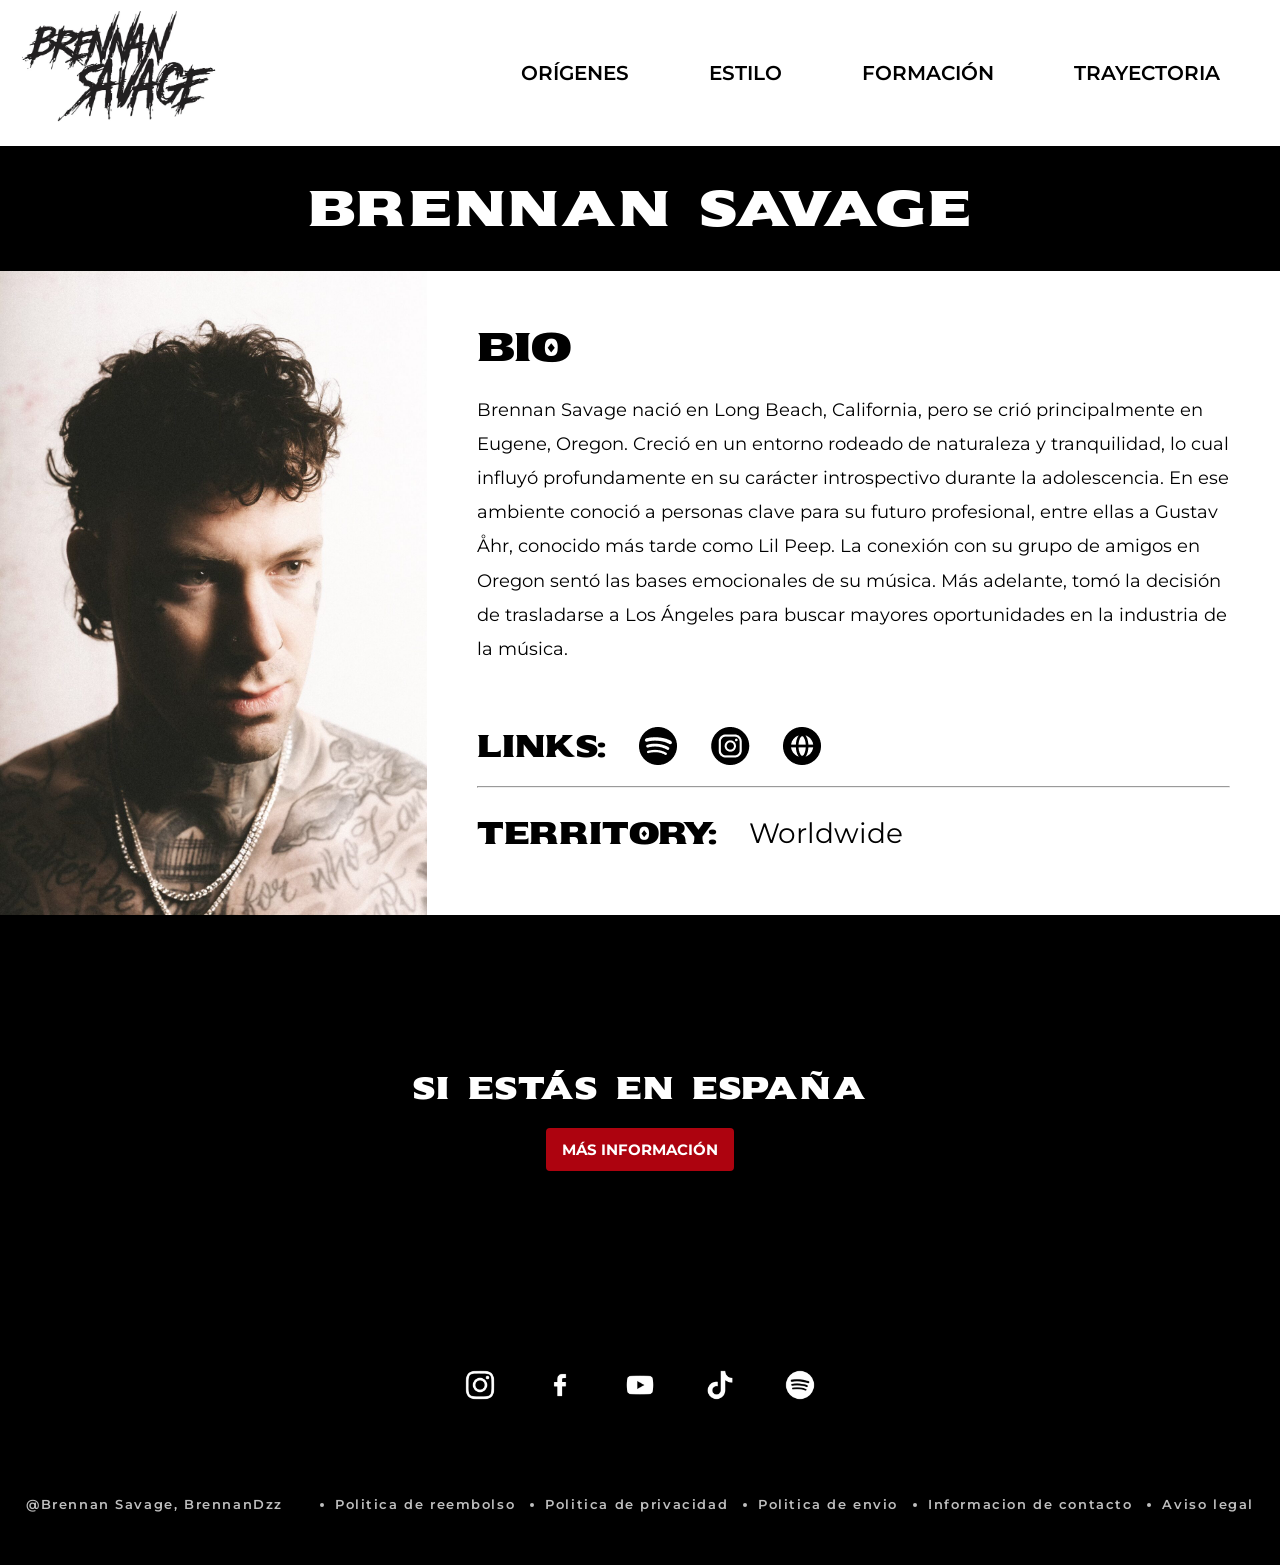
<file: index.html>
<!doctype html>
<html lang="es">

<head>
  <meta charset="UTF-8" />
  <meta name="viewport" content="width=device-width, initial-scale=1.0" />
  <link rel="stylesheet" href="Css/style.css" />
  <link rel="preconnect" href="https://fonts.googleapis.com" />
  <link rel="preconnect" href="https://fonts.gstatic.com" crossorigin />
  <link href="https://fonts.googleapis.com/css2?family=Sekuya&display=swap" rel="stylesheet" />
  <link
    href="https://fonts.googleapis.com/css2?family=Montserrat:ital,wght@0,100..900;1,100..900&family=Sekuya&display=swap"
    rel="stylesheet" />
  <script src="https://cdnjs.cloudflare.com/ajax/libs/gsap/3.12.5/gsap.min.js"></script>
  <title>Brennan Sabvage</title>
</head>

<body>
  <div class="contenedor">
    <header>
      <a href="index.html"><img class="logo" src="Img/Logo-Brennan-Savage.webp"
          alt="logo del artista Brennan Savage" /></a>
      <nav class="desktop ">
        <ul class="menu-nav-desktop">
          <li>
            <a href="index.html" rel="noopener noreferrer">Orígenes</a>
          </li>
          <li>
            <a href="estilo.html" rel="noopener noreferrer">Estilo</a>
          </li>
          <li>
            <a href="formacion.html" rel="noopener noreferrer">Formación</a>
          </li>
          <li>
            <a href="trayectoria.html" rel="noopener noreferrer">Trayectoria</a>
          </li>
        </ul>

      </nav>
      <!-- Nav Mobile -->
      <nav class="mobile">
        <button class="button-toggle">☰</button>
        <ul class="menu-nav-mobile">
          <li>
            <a href="index.html" rel="noopener noreferrer">Orígenes</a>
          </li>
          <li>
            <a href="estilo.html" rel="noopener noreferrer">Estilo</a>
          </li>
          <li>
            <a href="formacion.html" rel="noopener noreferrer">Formación</a>
          </li>
          <li>
            <a href="trayectoria.html" rel="noopener noreferrer">Trayectoria</a>
          </li>
        </ul>

      </nav>
      <!-- Nav Mobile -->
    </header>
    <div class="titulo">
      <h1>Brennan Savage</h1>
    </div>
    <main class="main">
      <h2>BIO</h2>
      <p>
        Brennan Savage nació en Long Beach, California, pero se crió
        principalmente en Eugene, Oregon. Creció en un entorno rodeado de
        naturaleza y tranquilidad, lo cual influyó profundamente en su
        carácter introspectivo durante la adolescencia. En ese ambiente
        conoció a personas clave para su futuro profesional, entre ellas a
        Gustav Åhr, conocido más tarde como Lil Peep. La conexión con su grupo
        de amigos en Oregon sentó las bases emocionales de su música. Más
        adelante, tomó la decisión de trasladarse a Los Ángeles para buscar
        mayores oportunidades en la industria de la música.
      </p>

      <section class="redes-sociales">
        <h3>Links:</h3>
        <ul>
          <li>
            <a href="https://open.spotify.com/intl-es/artist/6SSmy635N3a4oWmPk85xpK" target="_blank"><img
                src="Img/spotify.png" alt="Simbolo de spotify" /></a>
          </li>
          <li>
            <a href="https://www.instagram.com/brennansavage/?hl=es" target="_blank" rel="noopener noreferrer"><img
                src="Img/instagram.png" alt="Simbolo de Instagram" /></a>
          </li>
          <li>
            <a href="https://www.youtube.com/brennansavage" target="_blank" rel="noopener noreferrer"><img
                src="Img/global.png" alt="Simbolo del mundo" /></a>
          </li>
        </ul>
      </section>
      <hr />
      <section class="redes-sociales-2">
        <h3>Territory:</h3>
        <p>Worldwide</p>
      </section>
    </main>

    <aside class="imagen-aside">
      <img class="fotografia-brennan" src="Img/Savage-1.jpg" alt="Fotografía estilo de Brennan Savage" />
    </aside>

    <footer class="vlog">
      <div class="cta-footer">
        <h5>Si estás en España</h5>
        <a href="https://brennansavage.com" target="_blank">Más Información</a>
      </div>
      <div class="social-icon">
        <a href="https://www.instagram.com/brennansavage/" target="_blank">
          <img src="Img/ig-icon.png" alt="Icono de instagram">
          <img src="Img/ig-icon-red.png" alt="Icono de instagram" class="icon-red">
        </a>
        <a href="https://www.facebook.com/brennansavagemusic/" target="_blank">
          <img src="Img/fb-icon.png" alt="Icono de facebook">
          <img src="Img/fb-icon-red.png" alt="Icono de facebook" class="icon-red">
        </a>
        <a href="https://www.youtube.com/brennansavage" target="_blank">
          <img src="Img/yt-icon.png" alt="Icono de facebook">
          <img src="Img/yt-icon-red.png" alt="Icono de Youtube" class="icon-red">
        </a>
        <a href="https://www.tiktok.com/@brennansavage" target="_blank">
          <img src="Img/tiktok-icon.png" alt="Icono de facebook">
          <img src="Img/tiktok-icon-red.png" alt="Icono de Tiktok" class="icon-red">
        </a>
        <a href="https://open.spotify.com/intl-es/artist/6SSmy635N3a4oWmPk85xpK" target="_blank">
          <img src="Img/spotify-icon.png" alt="Icono de facebook">
          <img src="Img/spotify-icon-red.png" alt="Icono de Spotify" class="icon-red">
        </a>

      </div>
      <div class="textos-legales">
        <small>@Brennan Savage, <a href="https://github.com/BrennanDzz" target="_blank">BrennanDzz</a></small>
        <ul>
          <li>Politica de reembolso</li>
          <li>Politica de privacidad</li>
          <li>Politica de envio</li>
          <li>Informacion de contacto</li>
          <li>Aviso legal</li>
        </ul>
      </div>
    </footer>
  </div>
  <script src="Js/main.js"></script>
</body>

</html>
</file>
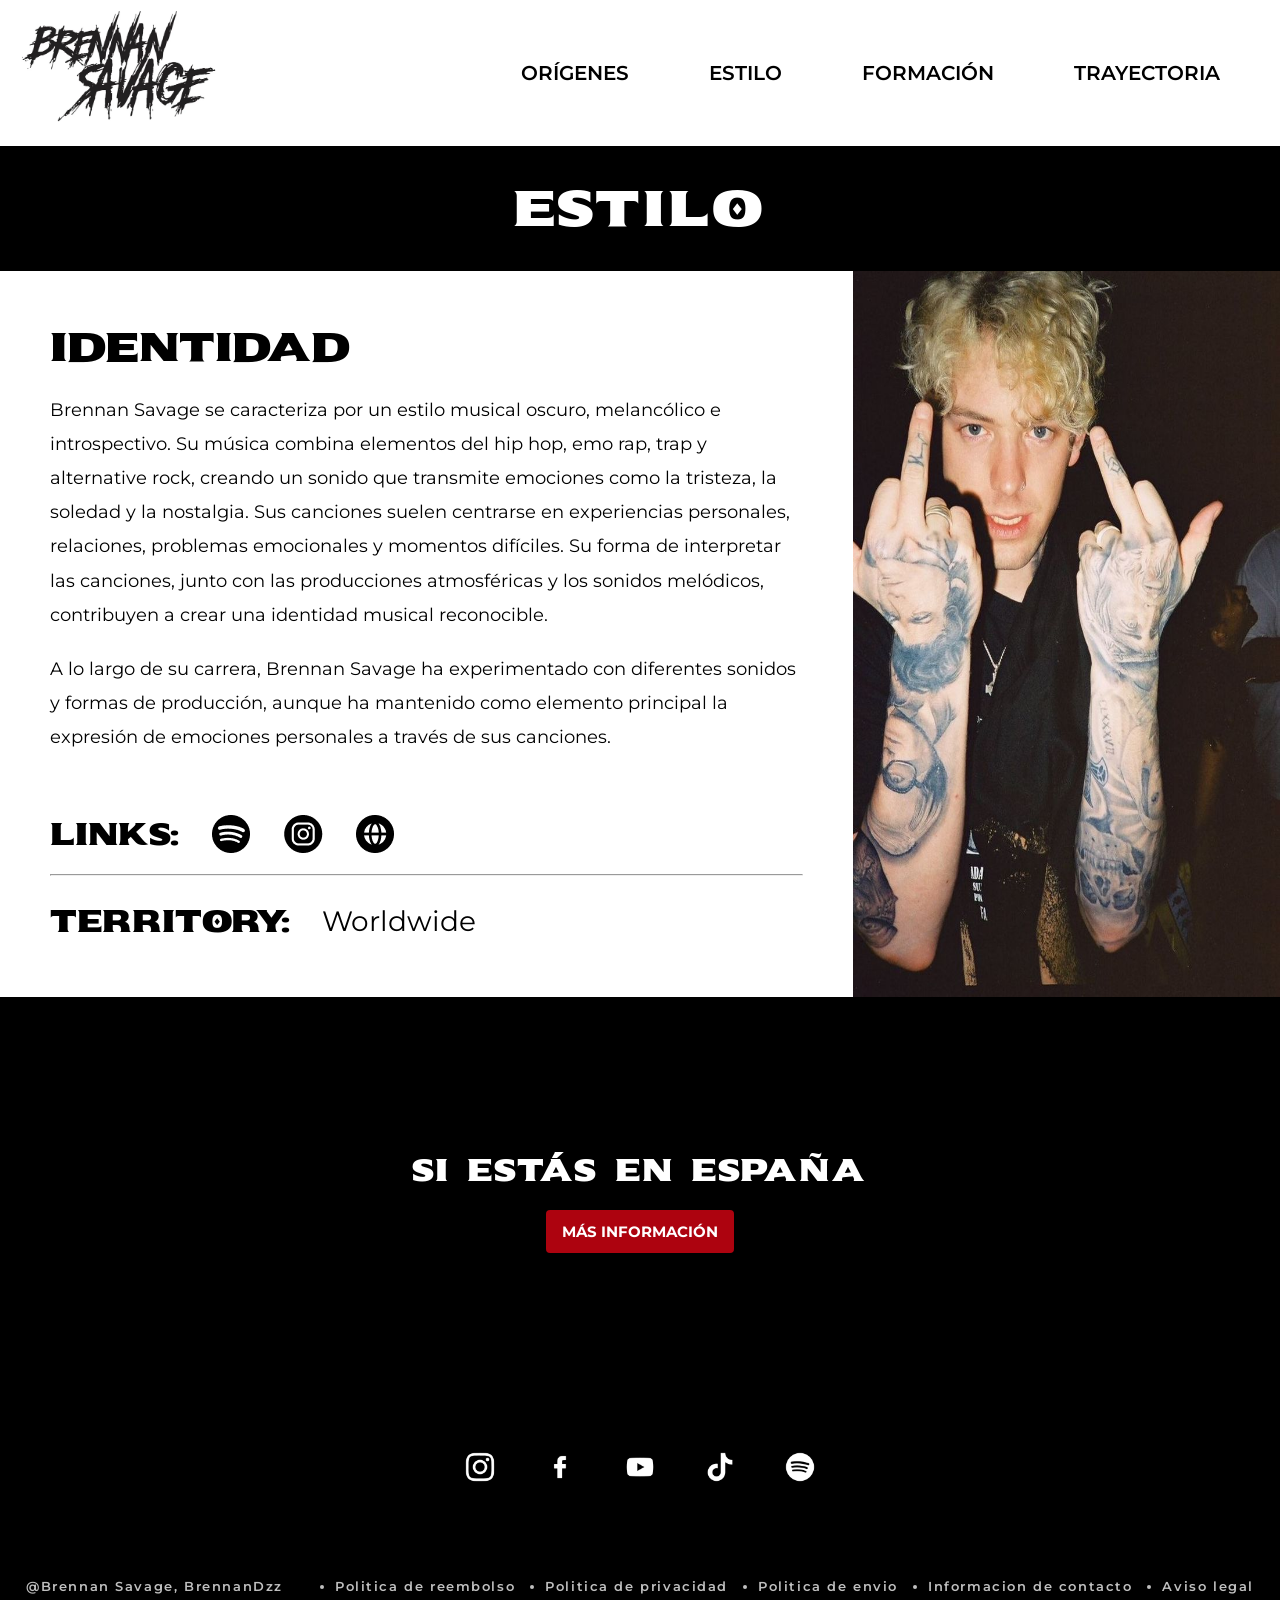
<file: estilo.html>
<!doctype html>
<html lang="es">

<head>
  <meta charset="UTF-8" />
  <meta name="viewport" content="width=device-width, initial-scale=1.0" />
  <link rel="stylesheet" href="Css/style.css" />
  <link rel="preconnect" href="https://fonts.googleapis.com" />
  <link rel="preconnect" href="https://fonts.gstatic.com" crossorigin />
  <link href="https://fonts.googleapis.com/css2?family=Sekuya&display=swap" rel="stylesheet" />
  <link
    href="https://fonts.googleapis.com/css2?family=Montserrat:ital,wght@0,100..900;1,100..900&family=Sekuya&display=swap"
    rel="stylesheet" />
  <script src="https://cdnjs.cloudflare.com/ajax/libs/gsap/3.12.5/gsap.min.js"></script>
  <title>Brennan Sabvage</title>
</head>

<body>
  <div class="contenedor contenedor-estilo">
    <header>
      <a href="index.html"><img class="logo" src="Img/Logo-Brennan-Savage.webp"
          alt="logo del artista Brennan Savage" /></a>
      <nav class="desktop ">
        <ul class="menu-nav-desktop">
          <li>
            <a href="index.html" rel="noopener noreferrer">Orígenes</a>
          </li>
          <li>
            <a href="estilo.html" rel="noopener noreferrer">Estilo</a>
          </li>
          <li>
            <a href="formacion.html" rel="noopener noreferrer">Formación</a>
          </li>
          <li>
            <a href="trayectoria.html" rel="noopener noreferrer">Trayectoria</a>
          </li>
        </ul>

      </nav>
      <!-- Nav Mobile -->
      <nav class="mobile">
        <button class="button-toggle">☰</button>
        <ul class="menu-nav-mobile">
          <li>
            <a href="index.html" rel="noopener noreferrer">Orígenes</a>
          </li>
          <li>
            <a href="estilo.html" rel="noopener noreferrer">Estilo</a>
          </li>
          <li>
            <a href="formacion.html" rel="noopener noreferrer">Formación</a>
          </li>
          <li>
            <a href="trayectoria.html" rel="noopener noreferrer">Trayectoria</a>
          </li>
        </ul>

      </nav>
      <!-- Nav Mobile -->
    </header>
    <div class="titulo">
      <h1>Estilo</h1>
    </div>
    <main class="main">
      <h2>Identidad</h2>
      <p>
        Brennan Savage se caracteriza por un estilo musical oscuro,
        melancólico e introspectivo. Su música combina elementos del hip hop,
        emo rap, trap y alternative rock, creando un sonido que transmite
        emociones como la tristeza, la soledad y la nostalgia. Sus canciones
        suelen centrarse en experiencias personales, relaciones, problemas
        emocionales y momentos difíciles. Su forma de interpretar las
        canciones, junto con las producciones atmosféricas y los sonidos
        melódicos, contribuyen a crear una identidad musical reconocible.
      </p>
      <p>
        A lo largo de su carrera, Brennan Savage ha experimentado con
        diferentes sonidos y formas de producción, aunque ha mantenido como
        elemento principal la expresión de emociones personales a través de
        sus canciones.
      </p>

      <section class="redes-sociales">
        <h3>Links:</h3>
        <ul>
          <li>
            <a href="https://open.spotify.com/intl-es/artist/6SSmy635N3a4oWmPk85xpK" target="_blank"><img
                src="Img/spotify.png" alt="Simbolo de spotify" /></a>
          </li>
          <li>
            <a href="https://www.instagram.com/brennansavage/?hl=es" target="_blank" rel="noopener noreferrer"><img
                src="Img/instagram.png" alt="Simbolo de Instagram" /></a>
          </li>
          <li>
            <a href="https://www.youtube.com/brennansavage" target="_blank" rel="noopener noreferrer"><img
                src="Img/global.png" alt="Simbolo del mundo" /></a>
          </li>
        </ul>
      </section>
      <hr />
      <section class="redes-sociales-2">
        <h3>Territory:</h3>
        <p>Worldwide</p>
      </section>
    </main>

    <aside class="imagen-aside">
      <img class="fotografia-brennan" src="Img/Brennan-Estilo.jpg" alt="Fotografía estilo de Brennan Savage" />
    </aside>

    <footer class="vlog">
      <div class="cta-footer">
        <h5>Si estás en España</h5>
        <a href="https://brennansavage.com" target="_blank">Más Información</a>
      </div>
      <div class="social-icon">
        <a href="https://www.instagram.com/brennansavage/" target="_blank">
          <img src="Img/ig-icon.png" alt="Icono de instagram">
          <img src="Img/ig-icon-red.png" alt="Icono de instagram" class="icon-red">
        </a>
        <a href="https://www.facebook.com/brennansavagemusic/" target="_blank">
          <img src="Img/fb-icon.png" alt="Icono de facebook">
          <img src="Img/fb-icon-red.png" alt="Icono de facebook" class="icon-red">
        </a>
        <a href="https://www.youtube.com/brennansavage" target="_blank">
          <img src="Img/yt-icon.png" alt="Icono de facebook">
          <img src="Img/yt-icon-red.png" alt="Icono de Youtube" class="icon-red">
        </a>
        <a href="https://www.tiktok.com/@brennansavage" target="_blank">
          <img src="Img/tiktok-icon.png" alt="Icono de facebook">
          <img src="Img/tiktok-icon-red.png" alt="Icono de Tiktok" class="icon-red">
        </a>
        <a href="https://open.spotify.com/intl-es/artist/6SSmy635N3a4oWmPk85xpK" target="_blank">
          <img src="Img/spotify-icon.png" alt="Icono de facebook">
          <img src="Img/spotify-icon-red.png" alt="Icono de Spotify" class="icon-red">
        </a>

      </div>
      <div class="textos-legales">
        <small>@Brennan Savage, <a href="https://github.com/BrennanDzz" target="_blank">BrennanDzz</a></small>
        <ul>
          <li>Politica de reembolso</li>
          <li>Politica de privacidad</li>
          <li>Politica de envio</li>
          <li>Informacion de contacto</li>
          <li>Aviso legal</li>
        </ul>
      </div>
    </footer>
  </div>
  <script src="Js/main.js"></script>
</body>

</html>
</file>
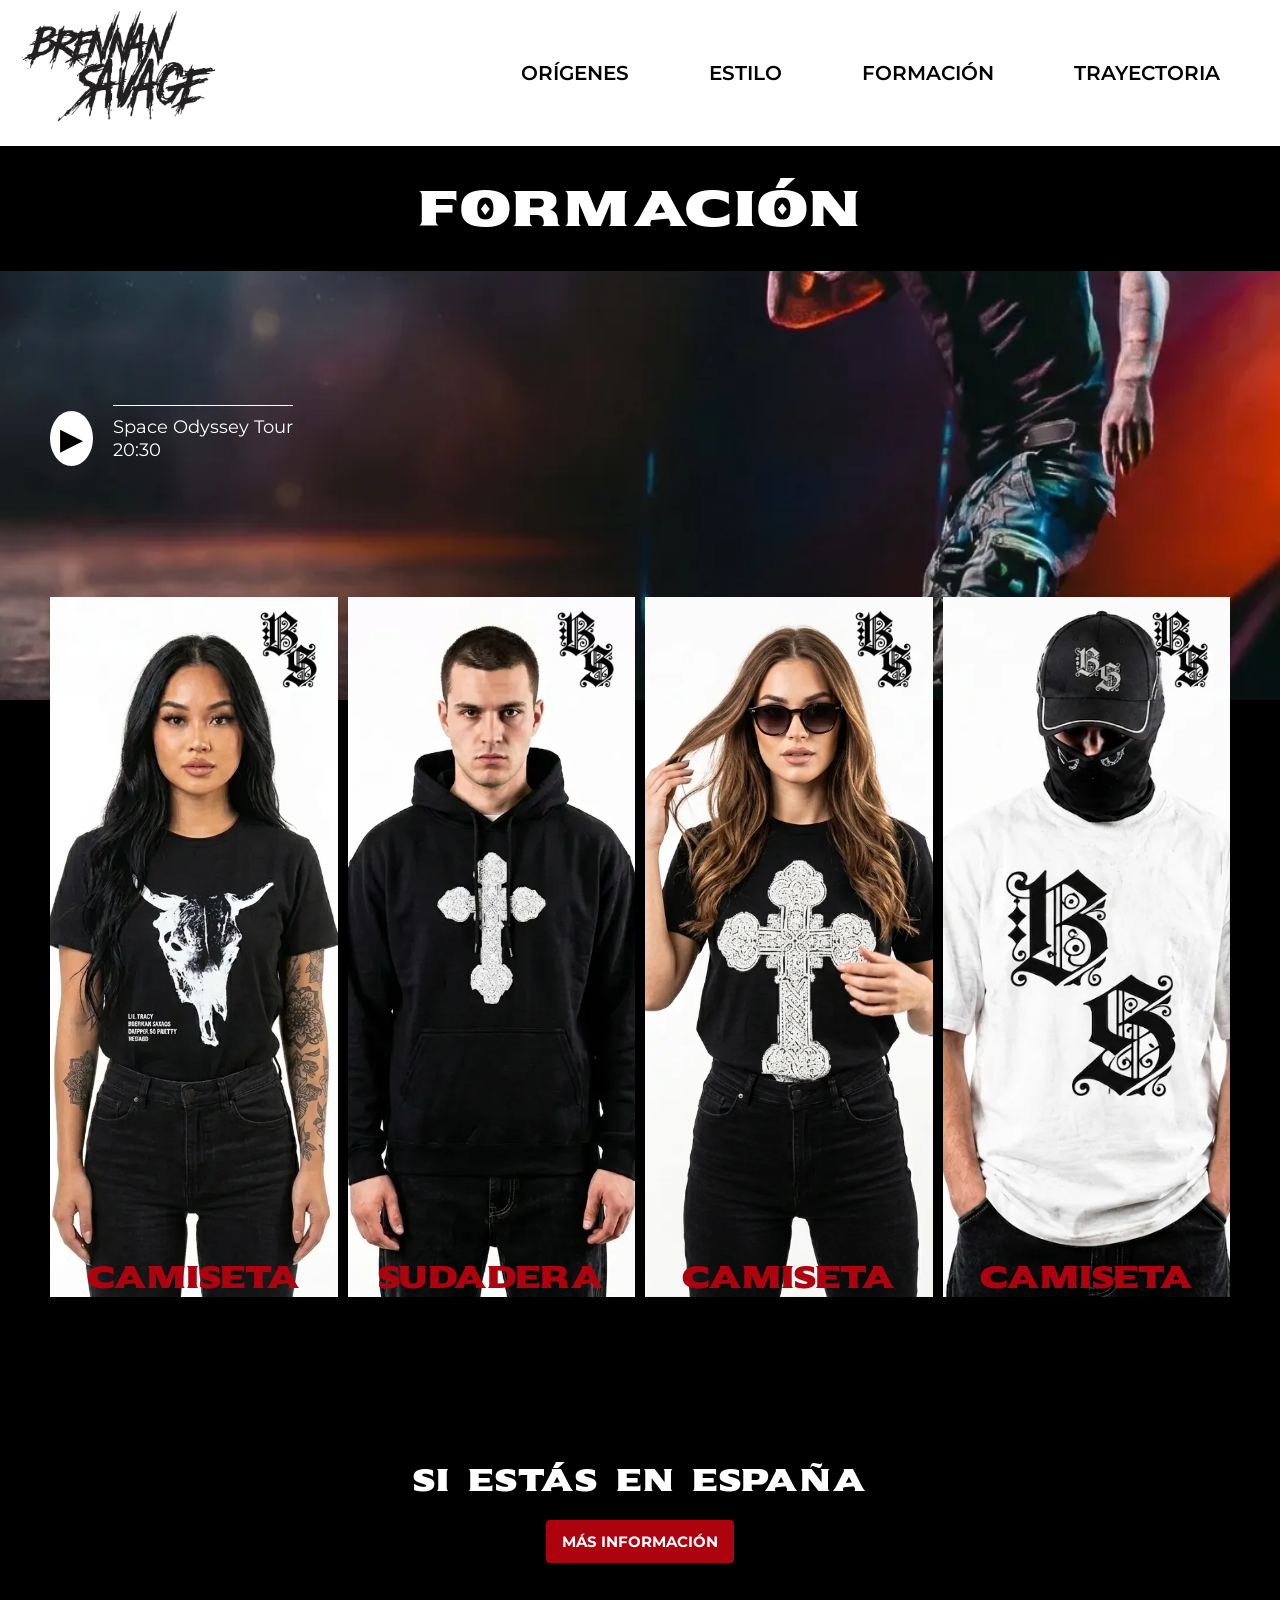
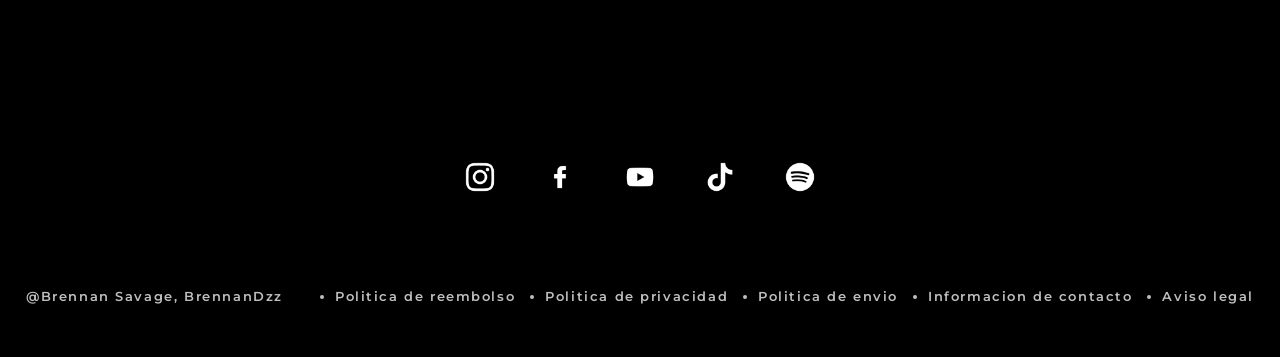
<file: formacion.html>
<!doctype html>
<html lang="es">

<head>
  <meta charset="UTF-8" />
  <meta name="viewport" content="width=device-width, initial-scale=1.0" />
  <link rel="stylesheet" href="Css/style.css" />
  <link rel="preconnect" href="https://fonts.googleapis.com" />
  <link rel="preconnect" href="https://fonts.gstatic.com" crossorigin />
  <link href="https://fonts.googleapis.com/css2?family=Sekuya&display=swap" rel="stylesheet" />
  <link
    href="https://fonts.googleapis.com/css2?family=Montserrat:ital,wght@0,100..900;1,100..900&family=Sekuya&display=swap"
    rel="stylesheet" />
  <script src="https://cdnjs.cloudflare.com/ajax/libs/gsap/3.12.5/gsap.min.js"></script>
  <title>Brennan Sabvage</title>
</head>

<body>
  <div class="contenedor contenedor-formacion">
    <header>
      <a href="index.html"><img class="logo" src="Img/Logo-Brennan-Savage.webp"
          alt="logo del artista Brennan Savage" /></a>
      <nav class="desktop ">
        <ul class="menu-nav-desktop">
          <li>
            <a href="index.html" rel="noopener noreferrer">Orígenes</a>
          </li>
          <li>
            <a href="estilo.html" rel="noopener noreferrer">Estilo</a>
          </li>
          <li>
            <a href="formacion.html" rel="noopener noreferrer">Formación</a>
          </li>
          <li>
            <a href="trayectoria.html" rel="noopener noreferrer">Trayectoria</a>
          </li>
        </ul>

      </nav>
      <!-- Nav Mobile -->
      <nav class="mobile">
        <button class="button-toggle">☰</button>
        <ul class="menu-nav-mobile">
          <li>
            <a href="index.html" rel="noopener noreferrer">Orígenes</a>
          </li>
          <li>
            <a href="estilo.html" rel="noopener noreferrer">Estilo</a>
          </li>
          <li>
            <a href="formacion.html" rel="noopener noreferrer">Formación</a>
          </li>
          <li>
            <a href="trayectoria.html" rel="noopener noreferrer">Trayectoria</a>
          </li>
        </ul>

      </nav>
      <!-- Nav Mobile -->
    </header>
    <div class="titulo">
      <h1>Formación</h1>
    </div>
    <main class="main main-formacion">
      <a href="https://www.youtube.com/watch?v=9bAYnARprVY&list=RD9bAYnARprVY&start_radio=1" target="_blank"></a>
      <div class="button-track">
        <button class="button-play">▶</button>
        <span>Space Odyssey Tour <br> 20:30</span>
      </div>

      <div class="section-cards">
        <div class="card">
          <h3>Camiseta</h3>
          <img src="Img/monograma-brennan-500.webp" alt="icono brennan savage">
        </div>
        <div class="card">
          <h3>Sudadera</h3>
          <img src="Img/monograma-brennan-500.webp" alt="icono brennan savage">
        </div>
        <div class="card">
          <h3>Camiseta</h3>
          <img src="Img/monograma-brennan-500.webp" alt="icono brennan savage">
        </div>
        <div class="card">
          <h3>Camiseta</h3>
          <img src="Img/monograma-brennan-500.webp" alt="icono brennan savage">
        </div>
      </div>

    </main>

    <footer class="vlog">
      <div class="cta-footer">
        <h5>Si estás en España</h5>
        <a href="https://brennansavage.com" target="_blank">Más Información</a>
      </div>
      <div class="social-icon">
        <a href="https://www.instagram.com/brennansavage/" target="_blank">
          <img src="Img/ig-icon.png" alt="Icono de instagram">
          <img src="Img/ig-icon-red.png" alt="Icono de instagram" class="icon-red">
        </a>
        <a href="https://www.facebook.com/brennansavagemusic/" target="_blank">
          <img src="Img/fb-icon.png" alt="Icono de facebook">
          <img src="Img/fb-icon-red.png" alt="Icono de facebook" class="icon-red">
        </a>
        <a href="https://www.youtube.com/brennansavage" target="_blank">
          <img src="Img/yt-icon.png" alt="Icono de facebook">
          <img src="Img/yt-icon-red.png" alt="Icono de Youtube" class="icon-red">
        </a>
        <a href="https://www.tiktok.com/@brennansavage" target="_blank">
          <img src="Img/tiktok-icon.png" alt="Icono de facebook">
          <img src="Img/tiktok-icon-red.png" alt="Icono de Tiktok" class="icon-red">
        </a>
        <a href="https://open.spotify.com/intl-es/artist/6SSmy635N3a4oWmPk85xpK" target="_blank">
          <img src="Img/spotify-icon.png" alt="Icono de facebook">
          <img src="Img/spotify-icon-red.png" alt="Icono de Spotify" class="icon-red">
        </a>

      </div>
      <div class="textos-legales">
        <small>@Brennan Savage, <a href="https://github.com/BrennanDzz" target="_blank">BrennanDzz</a></small>
        <ul>
          <li>Politica de reembolso</li>
          <li>Politica de privacidad</li>
          <li>Politica de envio</li>
          <li>Informacion de contacto</li>
          <li>Aviso legal</li>
        </ul>
      </div>
    </footer>
  </div>
  <script src="Js/main.js"></script>
</body>

</html>
</file>
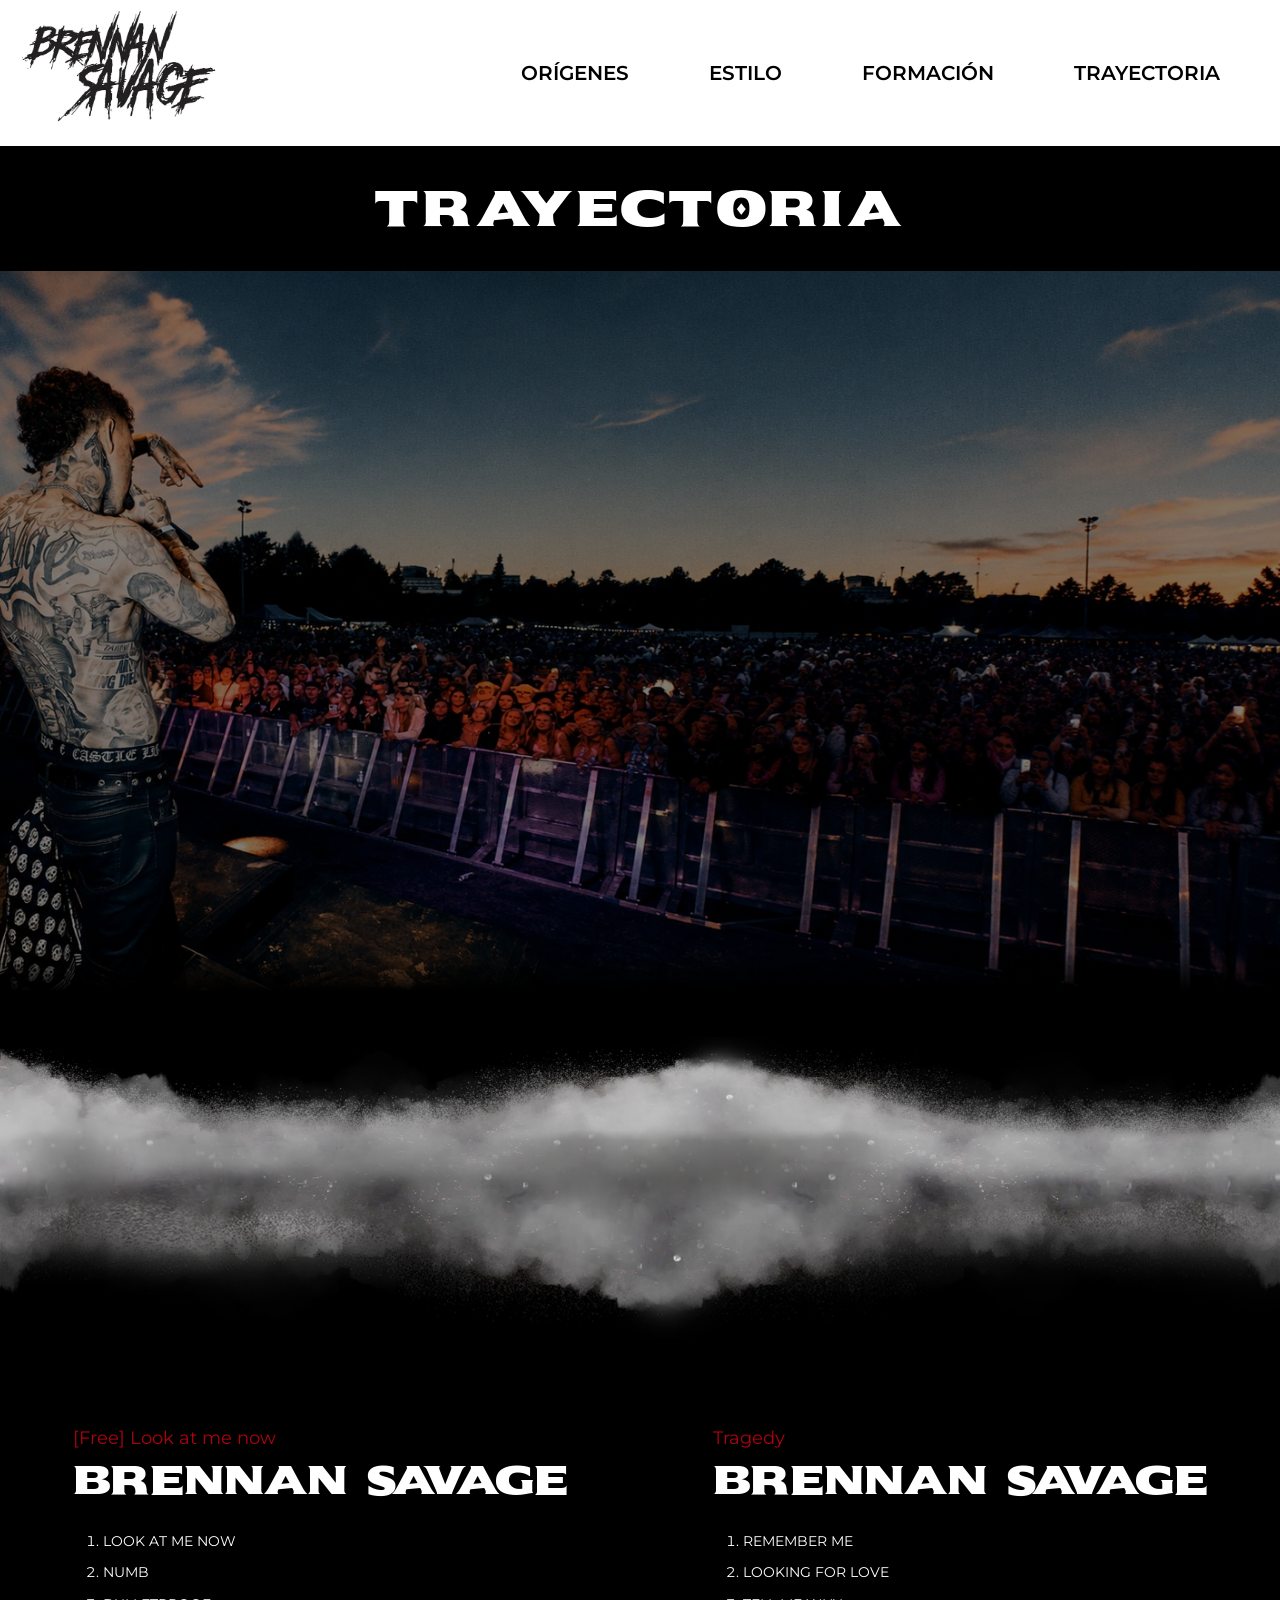
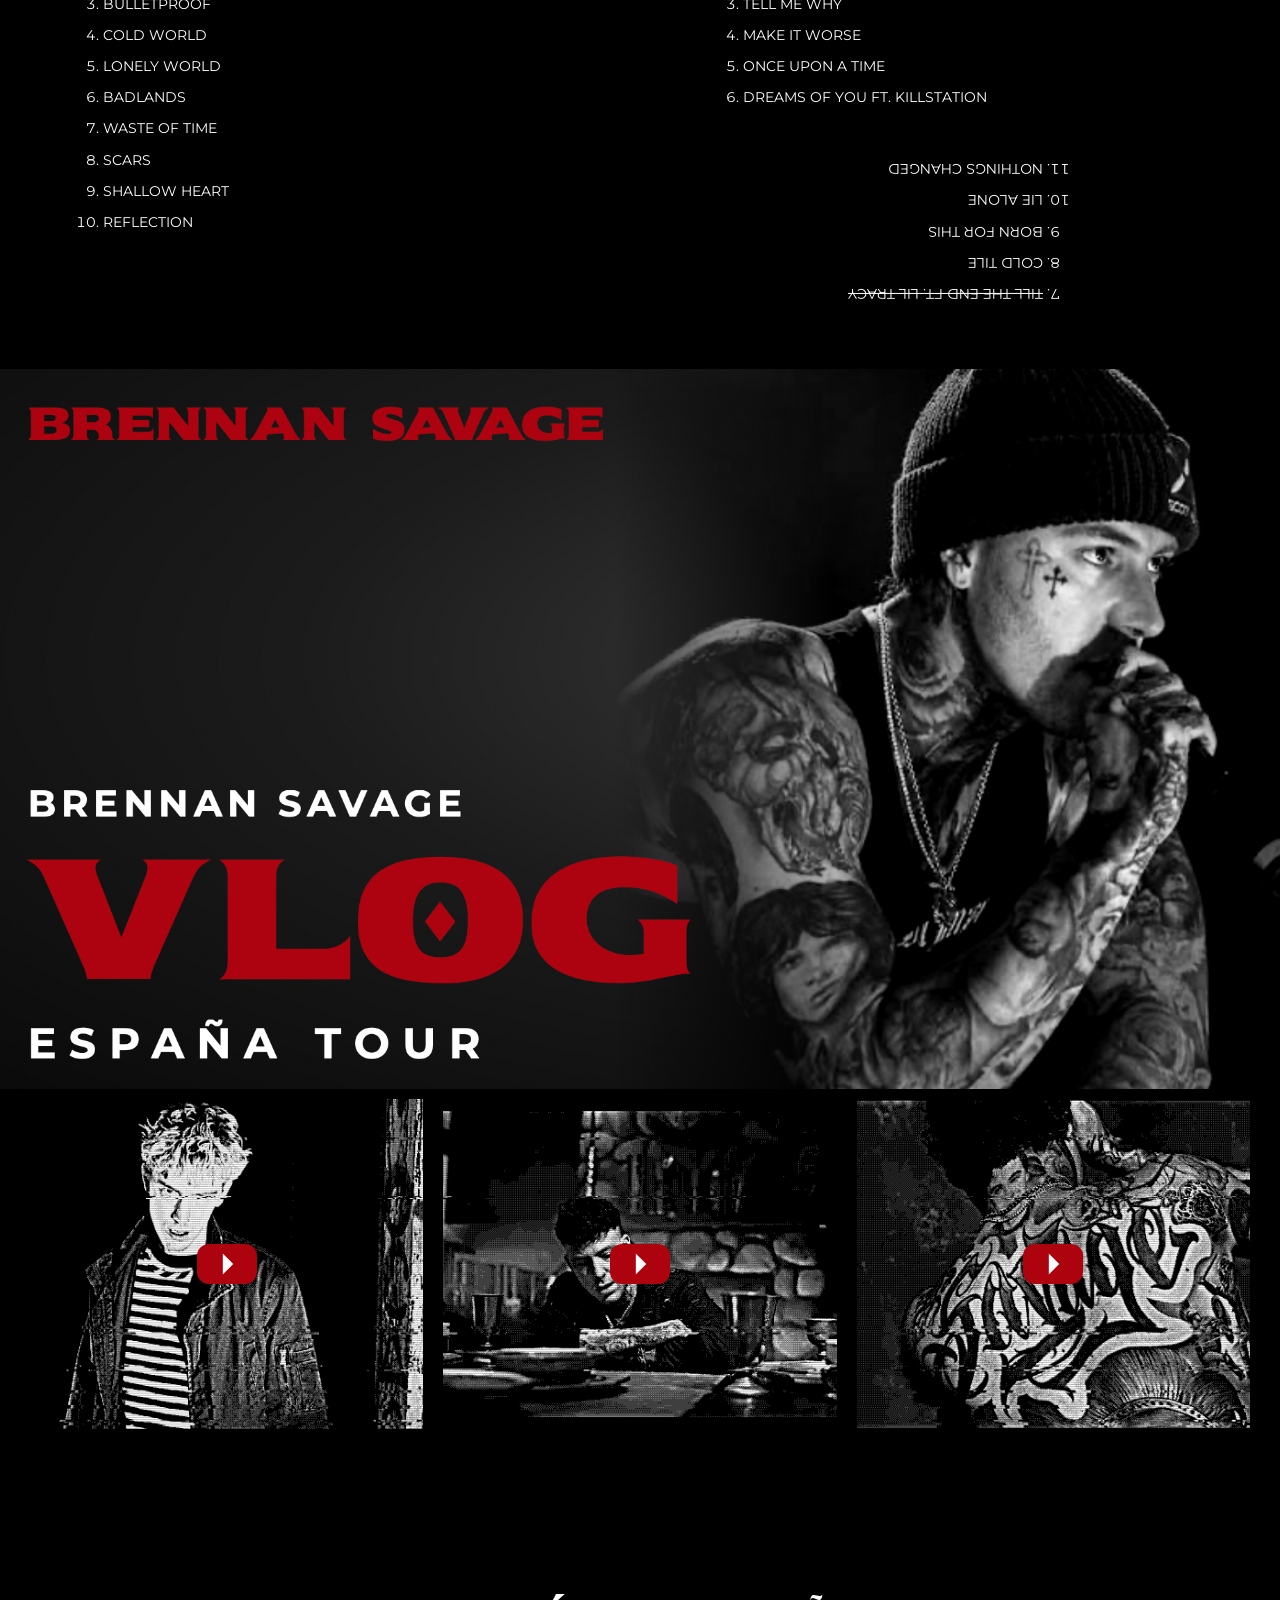
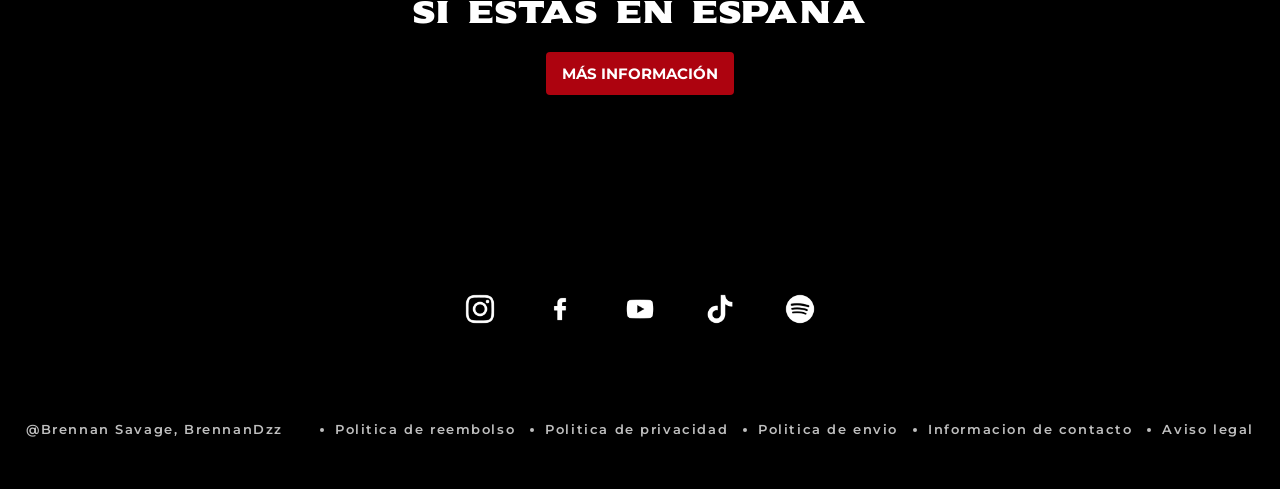
<file: trayectoria.html>
<!doctype html>
<html lang="es">

<head>
  <meta charset="UTF-8" />
  <meta name="viewport" content="width=device-width, initial-scale=1.0" />
  <link rel="stylesheet" href="Css/style.css" />
  <link rel="preconnect" href="https://fonts.googleapis.com" />
  <link rel="preconnect" href="https://fonts.gstatic.com" crossorigin />
  <link href="https://fonts.googleapis.com/css2?family=Sekuya&display=swap" rel="stylesheet" />
  <link
    href="https://fonts.googleapis.com/css2?family=Montserrat:ital,wght@0,100..900;1,100..900&family=Sekuya&display=swap"
    rel="stylesheet" />
  <link rel="stylesheet"
    href="https://fonts.googleapis.com/css2?family=Material+Symbols+Outlined:opsz,wght,FILL,GRAD@24,300,0,0&icon_names=arrow_right" />
  <title>Brennan Sabvage</title>
</head>

<body>
  <div class="contenedor contenedor-estilo contenedor-trayectoria">
    <header>
      <a href="index.html"><img class="logo" src="Img/Logo-Brennan-Savage.webp"
          alt="logo del artista Brennan Savage" /></a>
      <nav class="desktop ">
        <ul class="menu-nav-desktop">
          <li>
            <a href="index.html" rel="noopener noreferrer">Orígenes</a>
          </li>
          <li>
            <a href="estilo.html" rel="noopener noreferrer">Estilo</a>
          </li>
          <li>
            <a href="formacion.html" rel="noopener noreferrer">Formación</a>
          </li>
          <li>
            <a href="trayectoria.html" rel="noopener noreferrer">Trayectoria</a>
          </li>
        </ul>

      </nav>
      <!-- Nav Mobile -->
      <nav class="mobile">
        <button class="button-toggle">☰</button>
        <ul class="menu-nav-mobile">
          <li>
            <a href="index.html" rel="noopener noreferrer">Orígenes</a>
          </li>
          <li>
            <a href="estilo.html" rel="noopener noreferrer">Estilo</a>
          </li>
          <li>
            <a href="formacion.html" rel="noopener noreferrer">Formación</a>
          </li>
          <li>
            <a href="trayectoria.html" rel="noopener noreferrer">Trayectoria</a>
          </li>
        </ul>

      </nav>
      <!-- Nav Mobile -->
    </header>
    <div class="titulo">
      <h1>Trayectoria</h1>
      <div class="hero"></div>
    </div>
    <main class="main-trayectoria">
      <div class="div-nubes">
        <img class="nubes-2" src="Img/cloud_vertical_2.png" alt="nubes" />

        <img class="nubes-1" src="Img/cloud_vertical_1.png" alt="nubes" />
      </div>
      <div class="div-secciones">
        <section class="section-1">
          <span>[Free] Look at me now</span>
          <h2>Brennan Savage</h2>
          <div>
            <ol>
              <li>Look at me now</li>
              <li>Numb</li>
              <li>Bulletproof</li>
              <li>Cold World</li>
              <li>Lonely World</li>
              <li>Badlands</li>
              <li>Waste of time</li>
              <li>Scars</li>
              <li>Shallow Heart</li>
              <li>Reflection</li>
            </ol>
          </div>
        </section>
        <section class="section-2">
          <span>Tragedy</span>
          <h2>Brennan Savage</h2>
          <div>
            <ol>
              <li>Remember me</li>
              <li>Looking for love</li>
              <li>Tell me why</li>
              <li>Make it Worse</li>
              <li>Once Upon a Time</li>
              <li>Dreams of You FT. Killstation</li>
            </ol>
          </div>
        </section>
        <section class="section-3">
          <div>
            <ol>
              <li value="7">Till The End FT. Lil Tracy</li>
              <li>Cold Tile</li>
              <li>Born for This</li>
              <li>Lie Alone</li>
              <li>Nothings Changed</li>
            </ol>
          </div>
        </section>
      </div>
    </main>
    <footer class="vlog">
      <div class="vlog-background-img"></div>
      <div class="yt-carrusel">

        <a href="https://www.youtube.com/watch?v=lT_lqh2PFik&list=RDlT_lqh2PFik&start_radio=1" target="_blank"
          class="yt-item">
          <span class="material-symbols-outlined"> arrow_right </span>
        </a>


        <a href="https://www.youtube.com/watch?v=ywNYJwTQWMg" target="_blank" class="yt-item">
          <span class="material-symbols-outlined"> arrow_right </span>
        </a>
        <a href="https://www.youtube.com/watch?v=XzhIUj7aTrg" target="_blank" class="yt-item">
          <span class="material-symbols-outlined"> arrow_right </span>
        </a>
      </div>
      <div class="cta-footer">
        <h5>Si estás en España</h5>
        <a href="https://brennansavage.com" target="_blank">Más Información</a>
      </div>
      <div class="social-icon">
        <a href="https://www.instagram.com/brennansavage/" target="_blank">
          <img src="Img/ig-icon.png" alt="Icono de instagram">
          <img src="Img/ig-icon-red.png" alt="Icono de instagram" class="icon-red">
        </a>
        <a href="https://www.facebook.com/brennansavagemusic/" target="_blank">
          <img src="Img/fb-icon.png" alt="Icono de facebook">
          <img src="Img/fb-icon-red.png" alt="Icono de facebook" class="icon-red">
        </a>
        <a href="https://www.youtube.com/brennansavage" target="_blank">
          <img src="Img/yt-icon.png" alt="Icono de facebook">
          <img src="Img/yt-icon-red.png" alt="Icono de Youtube" class="icon-red">
        </a>
        <a href="https://www.tiktok.com/@brennansavage" target="_blank">
          <img src="Img/tiktok-icon.png" alt="Icono de facebook">
          <img src="Img/tiktok-icon-red.png" alt="Icono de Tiktok" class="icon-red">
        </a>
        <a href="https://open.spotify.com/intl-es/artist/6SSmy635N3a4oWmPk85xpK" target="_blank">
          <img src="Img/spotify-icon.png" alt="Icono de facebook">
          <img src="Img/spotify-icon-red.png" alt="Icono de Spotify" class="icon-red">
        </a>

      </div>
      <div class="textos-legales">
        <small>@Brennan Savage, <a href="https://github.com/BrennanDzz" target="_blank">BrennanDzz</a></small>
        <ul>
          <li>Politica de reembolso</li>
          <li>Politica de privacidad</li>
          <li>Politica de envio</li>
          <li>Informacion de contacto</li>
          <li>Aviso legal</li>
        </ul>
      </div>
    </footer>
  </div>
  <script src="Js/main.js"></script>
</body>

</html>
</file>
<file: Css/style.css>
/* Selecciona todos los elementos, antes y después */
*,
*::before,
*::after {
  box-sizing: border-box;
  /* Incluye el padding y border en el ancho total */
  margin: 0;
  /* Elimina márgenes heredados */
  padding: 0;
  /* Elimina rellenos heredados */
}

/* --- */

/* Generales */
h1,
h2,
h3,
h4,
h5,
h6 {
  font-family: "Sekuya", system-ui;
  font-weight: 400;
  font-style: normal;
}

p,
span,
li,
small {
  font-size: 18px;
  font-family: "Montserrat";
  line-height: 1.8;
  margin-bottom: 10px;
}

a {
  font-size: 18px;
  font-family: "Montserrat";
  line-height: 1.8;
}

ul li {
  list-style: none;
  margin-bottom: 0;
}

li a {
  text-decoration: none;
  font-size: 20px;
  color: black;
}

/* --- */

/* Contenedor */
.contenedor {
  max-width: 1920px;
  display: grid;
  grid-template-columns: repeat(3, 1fr);
  grid-template-rows: repeat(4, auto);
  grid-template-areas:
    "header header header"
    "titulo titulo titulo"
    "aside main main "
    "footer footer footer";
}

.contenedor-estilo {
  grid-template-areas:
    "header header header"
    "titulo titulo titulo"
    "main main aside "
    "footer footer footer";
}

.contenedor-formacion {
  grid-template-areas:
    "header header header"
    "titulo titulo titulo"
    "main main main "
    "footer footer footer";
}

.contenedor-trayectoria {
  grid-template-areas:
    "header header header"
    "titulo titulo titulo"
    "main main main"
    "footer footer footer";
}

/* --- */

/* Header  */
header {
  display: flex;
  justify-content: space-between;
  grid-area: header;
  position: relative;
  width: inherit;
  padding: 0 20px;
}

nav {
  grid-area: nav;
  display: flex;
}

nav ul {
  display: flex;
}

nav a {
  padding: 20px 40px;
}

header ul li {
  display: flex;
  margin-bottom: 0;
}

header ul li a {
  font-weight: 600;
  text-transform: uppercase;
  display: flex;
  align-items: center;
  justify-content: center;
}

header ul li:hover {
  background-color: black;
}

header ul li:hover a {
  color: white;
}

.logo {
  width: 200px;
}

/* Nav Mobile */
.mobile {
  display: none;
}




/* --- */

/* Div */
.titulo {
  grid-area: titulo;
  background-color: black;
}

.titulo h1 {
  padding: 30px;
  background-color: black;
  display: flex;
  align-items: center;
  justify-content: center;
  color: white;
  font-size: 50px;
  letter-spacing: 3px;
  grid-area: titulo;
}

.hero {
  position: relative;
  background:
    linear-gradient(rgba(0, 0, 0, 0.5), rgba(0, 0, 0, 0.5)),
    url("../Img/b-savage-ig-panoramica.webp");
  background-size: cover;
  background-position: center;
  aspect-ratio: 16/9;
  mask-image: linear-gradient(to bottom, #000 95%, transparent 100%);
}

/* Main | Redes Sociales */
main {
  grid-area: main;
  padding: 50px;
}

main h2,
main>p {
  margin-bottom: 20px;
}

main>p {
  line-height: 1.9;
}

main section p {
  margin-bottom: 0;
}

h2 {
  font-size: 40px;
}

.main-trayectoria {
  background-color: black;
  max-width: 1920px;
  color: white;
  margin: 0;
  grid-area: main;
  padding: 0px;
 /*  height: 100vw; */
}

.main-formacion {
  /* background-image: url("../Img/brennan-savage-formacion-2.jpg"); */
  background-image: url("../Img/brennan-savage-formacion-3.webp");
  background-repeat: no-repeat;
  background-color: #000;
  background-size: cover;
  background-attachment: fixed;
  background-position: 100% -200px;
  aspect-ratio: 16/9;
  display: flex;
  /* align-items: end; */
  justify-content: space-between;
  flex-flow: column;
  padding: 10px 50px;
  position: relative;
}

.main-formacion>a {
  position: absolute;
  inset: 0;
}

.button-play {
  background-color: #fff;
  color: #000;
  border: none;
  padding: 10px;
  border-radius: 50%;
  border-color: #fff;
  font-size: 1.875rem;
  cursor: pointer;
  text-decoration: none;
}

.button-track {
  display: flex;
  align-items: center;
  margin: 10% 0 ;
  height: 80px;
  gap: 20px;
}

.button-track span {
  color: #fff;
  border-top: 1.5px solid #fff;
  line-height: 1.3;
  padding-top: 10px;

}

.section-cards {
  display: flex;
  gap: 10px;
  width: 100%;
}


.card {
  /* aspect-ratio: 1 / 1; */
  min-height: 420px;
  height: 700px;
  width: 500px;
  background-repeat: no-repeat;
  background-size: cover;
  background-position: center top;
  box-shadow: 0 4px 12px rgba(0, 0, 0, 0.2);
  overflow: hidden;
  position: relative;
  opacity: 1;

  display: flex;
  flex-flow: wrap column-reverse;
  align-items: center;
  justify-content: space-between;

}

.card:nth-child(1) {
  background-image: url("../Img/camiseta-goat-anverso.webp");
}

.card:nth-child(2) {
  background-image: url("../Img/polera-anversa.webp");
}

.card:nth-child(3) {
  background-image: url("../Img/camista-cruz-anverso.webp");
}

.card:nth-child(4) {
  background-image: url("../Img/camiseta-brennan-anverso.webp");
}


.card:nth-child(1):hover::after {
  background-image: url("../Img/camiseta-goat-reverso.webp");
}

.card:nth-child(2):hover::after {
  background-image: url("../Img/polera-reversa.webp");
}

.card:nth-child(3):hover::after {
  background-image: url("../Img/camiseta-cruz-reversa.webp");
}

.card:nth-child(4):hover::after {
  background-image: url("../Img/camiseta-brennan-reverso.webp");
}

.card::after {
  content: "";
  position: absolute;
  inset: 0;
  opacity: 0;
  background-size: cover;
  background-position: center top;
  background-repeat: no-repeat;
  transform-origin: center;
  z-index: 10;
  transition:

    opacity .5s ease,
    transform .8s ease;
}

.card:hover::after {
  opacity: 1;
  transform: scale(1.1);
}



.card h3 {
  color: #ad030f;
}

.card img {
  align-self: end;
  width: 100px;
  position: relative;
  z-index: 20;
}


.nubes-1,
.nubes-2 {
  width: 100%;
}

.div-nubes {
  grid-area: nube;
}

.div-nubes .nubes-1 {
  mask-image: linear-gradient(to top, #000 95%, transparent 100%);
  position: relative;
  top: -20px;
}

.main-trayectoria .div-secciones {
  display: grid;
  grid-template-columns: repeat(2, minmax(0, 1fr));
  grid-template-rows: repeat(auto, 1fr);
  grid-template-areas:
    "section-1 section-2"
    "section-1 section-3";

  padding: 40px 0 40px 0;
}

.div-secciones li {
  padding: 3px 0;
  text-transform: uppercase;
}

.section-1 {
  grid-area: section-1;
  margin: 0 auto;
}

.section-2 {
  grid-area: section-2;
  margin: 0 auto;
}

.section-3 {
  grid-area: section-3;
  margin: 0 auto;

  transform: rotate(180deg);
}


.section-3 li:first-child {
  text-decoration: line-through;
}

.main-trayectoria section {
  padding: 20px;
}

.main-trayectoria section ol {
  padding-left: 30px;
}

.main-trayectoria section ol li {
  margin: 0;
  font-size: 14px;
}

.main-trayectoria span {
  color: #ad030f;
}

.redes-sociales {
  display: flex;
  column-gap: 32px;
  padding-top: 40px;
  align-items: center;
}

.redes-sociales a,
.redes-sociales-2 a {
  display: flex;
  margin-bottom: 0;
}

.redes-sociales ul {
  display: flex;
  column-gap: 32px;
}

.redes-sociales-2 {
  display: flex;
  column-gap: 32px;
  align-items: center;
}

.redes-sociales-2 p {
  font-size: 28px;
}

h3 {
  font-size: 30px;
}

hr {
  border: 2px solid bottom;
  margin: 20px 0;
}

/* --- */

/* Aside | Aside - Img */
aside {
  grid-area: aside;
  height: 100%;
  width: 100%;
}

aside .fotografia-brennan {
  width: inherit;
  height: inherit;
  max-width: 1200px;
}

/* Footer */

footer {
  display: flex;
  justify-content: center;
  padding: 30px;
  grid-area: footer;
  flex-wrap: wrap;
  max-width: 1920px;
}

footer a {
  color: black;
  text-decoration: none;
}

footer a:hover {
  color: gainsboro;
}

/* Footer | Pag. Trayectoria | Vlog | YT*/
.vlog {
  padding: 0;
  background-color: black;
  width: 100%;
  height: 100%;
}

.vlog-background-img {
  background-image: url("../Img/Vlog-Brennan.png");
  background-size: cover;
  background-position: center;
  width: inherit;
  aspect-ratio: 16/9;
}

.yt-carrusel {
  display: flex;
  padding: 10px 30px;
  width: inherit;
  height: 350px;
  
  gap: 20px;
}

.yt-item {
  width: inherit;
  background-size: cover;
  background-position: center;
  display: flex;
  align-items: center;
  justify-content: center;
  position: relative;
}

.yt-item:hover {
  cursor: pointer;
}

.yt-item:first-child {
  background-image:
    url("../Img/trayectoria-miniatura-bn-3.png");
}

.yt-item:nth-child(2) {
  background-image:
    url("../Img/trayectoria-miniatura-bn-2.png");
}

.yt-item:last-child {
  background-image:
    url("../Img/trayectoria-miniatura-bn-1.png");
}

.yt-item:first-child::after {
  background-image: url("../Img/trayectoria-miniatura-3.jpg");
}

.yt-item:nth-child(2)::after {
  background-image: url("../Img/trayectoria-miniatura-2.jpg");
}

.yt-item:last-child::after {
  background-image: url("../Img/trayectoria-miniatura-1.jpg");
}

.yt-item:first-child::after,
.yt-item:nth-child(2)::after,
.yt-item:last-child::after {
  content: "";
  position: absolute;
  inset: 0;
  opacity: 0;
  background-size: cover;
  background-position: center;
  z-index: 10;
  transition: opacity 0.3s ease;
}

.yt-item:first-child:hover::after,
.yt-item:nth-child(2):hover::after,
.yt-item:last-child:hover::after {
  opacity: 1;
}


.yt-item span {
  background-color: #ad030f;
  color: #fff;
  width: 60px;
  display: flex;
  justify-content: center;
  align-items: center;
  font-size: 50px;
  border-radius: 12px;
  height: 40px;
  margin: 0;
  transition: transform 0.3s ease,
    background-color 0.3s ease;
  z-index: 30;

}

.yt-item:hover span {
  transform: scale(1.1);
  background-color: #d00010;
}

/* Footer | Pag. Trayectoria | CTA*/

.cta-footer {
  background-image: url("../Img/banner-nieve-footer.webp");
  background-size: 100% auto;
  background-repeat: no-repeat;
  background-position: 100% center;
  background-attachment: fixed;
  width: inherit;
  min-height: 410px;
  display: flex;
  flex-flow: column wrap;
  align-items: center;
  justify-content: center;
  row-gap: 20px;
  background-color: linear-gradient(to top, #000 95%, transparent 100%);

}

.cta-footer h5 {
  font-size: 30px;
  letter-spacing: 2px;
  text-align: center;
}

.cta-footer a {
  margin-bottom: 0;
  padding: 8px 16px;
  background-color: #ad030f;
  border-radius: 4px;
  font-size: 15px;
  font-weight: 700;
  text-transform: uppercase;
}

.cta-footer a:hover {
  background-color: #d00010;
}

.cta-footer>* {
  color: #fff;

}

/* Footer | Pag. Trayectoria | Social icon */

.social-icon {
  width: inherit;
  display: flex;
  align-items: center;
  justify-content: center;
  padding: 20px 0;
}

.social-icon a {
  margin-bottom: 0;
}

.social-icon img {
  width: 80px;
  display: block;
}

.social-icon .icon-red {
  display: none;
  transition: opacity 0.2s ease;
}

.social-icon a:hover .icon-red {
  display: block;

}

.social-icon a:hover img:not(.icon-red) {
  display: none;

}


/* Footer | Pag. Trayectoria | Textos Legales*/

.textos-legales {
  display: flex;
  align-items: center;
  justify-content: space-around;
  min-height: 120px;
  width: inherit;
}

.textos-legales * {
  color: #FFFFFFBF;
  font-size: .8rem;
  margin-bottom: 0;
  font-weight: 600;
  letter-spacing: .099rem;
}

.textos-legales a:hover,
.textos-legales li:hover {
  text-decoration: underline;
}

.textos-legales ul {
  display: flex;
  flex-flow: wrap;
  gap: 2px 30px;
}

.textos-legales ul li {
  list-style: disc;
}


/* --- */


/* Media query | Header */
@media (max-width: 1200px) {

  p {
    font-size: 15px;

  }

  .redes-sociales-2 p {
    font-size: 22px;
  }

  h2 {
    font-size: 30px;
  }

  h3,
  h5 {
    font-size: 22px;
  }

  main {
    padding: 50px 20px;
  }

  /* Contenedor */
  .contenedor {
    max-width: 1200px;

    grid-template-areas:
      "header header header"
      "titulo titulo titulo"
      "main main main "
      "aside aside aside"
      "footer footer footer";
  }

  /* --- */
  /* Header | Nav */
  .desktop {
    display: none;
  }

  .mobile {
    display: flex;
  }

  .button-toggle {
    display: block;
    background: none;
    border: none;
    font-size: 3.75rem;
    cursor: pointer;
    color: black;
  }

  .menu-nav-mobile {
    display: none;
  }

  .menu-nav-mobile.open {
    display: flex;
    flex-flow: column wrap;
    position: absolute;
    top: 140px;
    left: 0;
    box-shadow: 0px -5px black;
    z-index: 50;
    width: 100%;
  }

  .menu-nav-mobile li {
    background-color: #ad030f;
    width: inherit;
  }

  .menu-nav-mobile li a {
    width: inherit;
  }

  /* --- */

  /* Div | Titulo */
  .titulo h1 {
    text-align: center;
    font-size: 28px;
  }

  /* --- */
  /* Main */
  .main img {
    width: 35px;
  }

  /* --- */
  /* Aside */

  /* --- */

  /* Footer | CTA */

  .cta-footer {
    background-image: url("../Img/banner-nieve-footer.webp");
    background-size: cover;
    background-repeat: no-repeat;
    background-position: 100% center;
    background-attachment: scroll;
    min-height: 410px;
  }

  .cta-footer h5 {
    padding: 0 10px;
    font-size: 25px;

  }

  /* --- */
  /* Footer | textos legales */
  .textos-legales ul {
    display: none;
  }

  /* --- */

  /* Yt-Carrusel */
  .yt-carrusel {
    padding: 10px;
  }

  /* --- */
}
@media (max-width:992px){
  .card{
    background-position: center;
    height: auto;

  }

 
}
@media (max-width: 768px) {
  .main-trayectoria .div-secciones {
    grid-template-columns: 1fr;
    grid-template-areas:
      "section-1"
      "section-2"
      "section-3";
  }

  .section-3 {
    margin: 0;
  }

  .section-cards {
    flex-flow: column wrap;
  }

  .yt-carrusel {
    height: 300px;
  }

  .card {
    width: 100%;
     background-position: revert;
  }

  .card img {
    width: 100px;
   
  }

  .main-formacion {
    background-size: cover;
    background-position: 80% 100%;
  }
  
}
</file>
